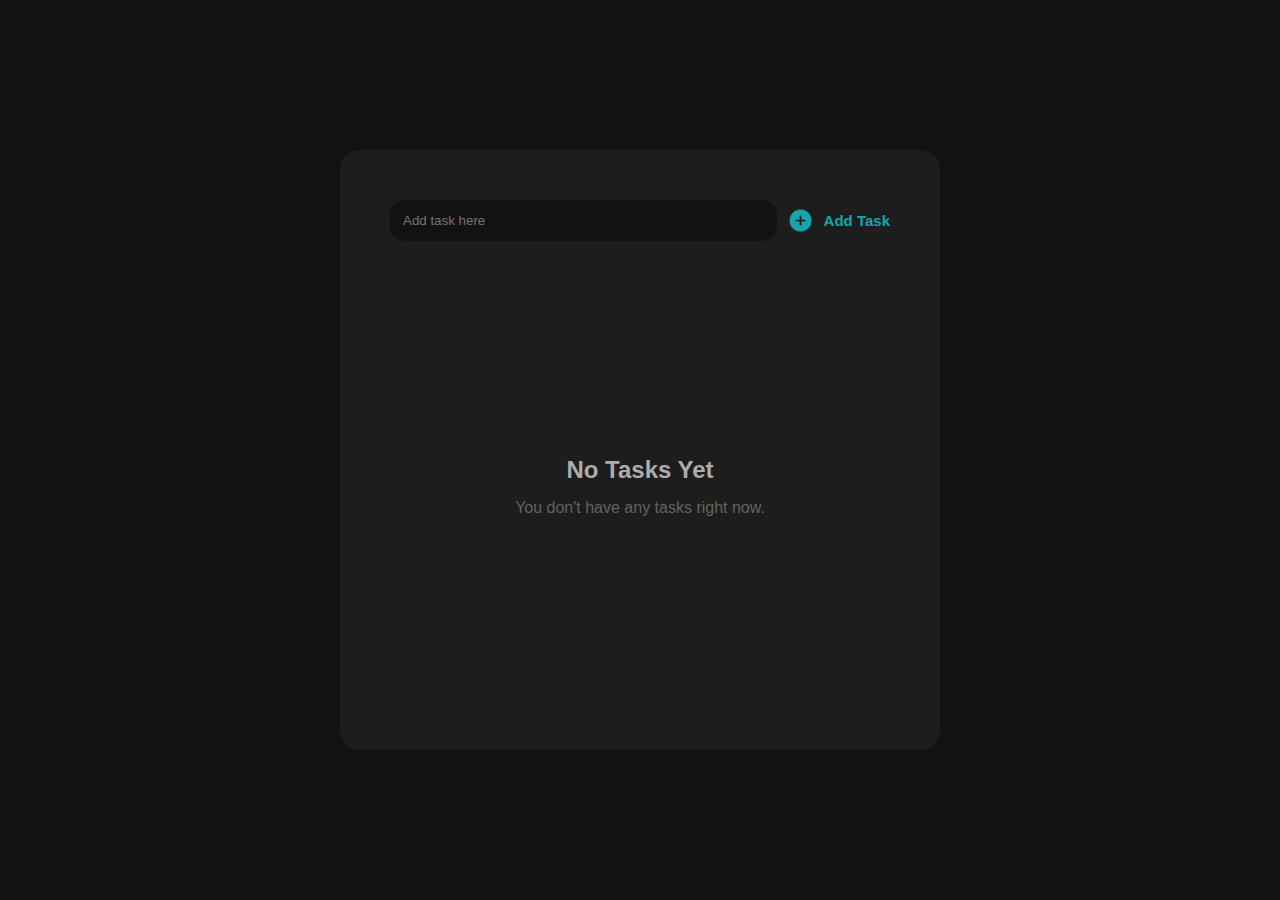
<file: Task Tracker/index.html>
<!DOCTYPE html>
<html lang="en">
  <head>
    <meta charset="UTF-8" />
    <meta name="viewport" content="width=device-width, initial-scale=1.0" />
    <title>Task Tracker</title>

    <link rel="stylesheet" href="modal.css" />
    <link rel="stylesheet" href="task.css" />
    <link rel="apple-touch-icon" sizes="180x180" href="/apple-touch-icon.png" />
    <link rel="icon" type="image/png" sizes="32x32" href="/favicon-32x32.png" />
    <link rel="icon" type="image/png" sizes="16x16" href="/favicon-16x16.png" />
    <link rel="manifest" href="/site.webmanifest" />
  </head>
  <body>
    <div class="container">
      <div class="main">
        <!-- Header of main -->
        <div class="top">
          <div class="container-add-task-inp">
            <input
              class="add-task-inp"
              type="text"
              placeholder="Add task here"
            />
          </div>
          <div class="task">
            <img
              src="img/add.png"
              alt="add task image"
              width="27px"
              height="27px"
            />
            <p>Add Task</p>
          </div>
        </div>

        <!-- This area should be the list of task -->
        <div class="bot">
          <!-- Container for output -->
          <div class="output-container">
            <!-- All Un odered list will show here -->
          </div>
        </div>
      </div>
    </div>

    <!-- Modal -->
    <div class="parent-modal">
      <div class="child-modal">
        <div style="display: flex; align-items: center">
          <div style="width: 70%">
            <h1 class="title-modal"></h1>
          </div>
          <div style="width: 30%; display: flex; justify-content: end">
            <img
              class="close-button"
              src="img/close.png"
              width="16px"
              height="16px"
            />
          </div>
        </div>
        <br />
        <p class="date-modal"></p>
        <br />
        <div class="desc-class">
          <p class="description-modal">Add description here</p>
        </div>
      </div>
    </div>
  </body>

  <script src="TaskHelper.js"></script>
  <script src="main.js"></script>
</html>
</file>
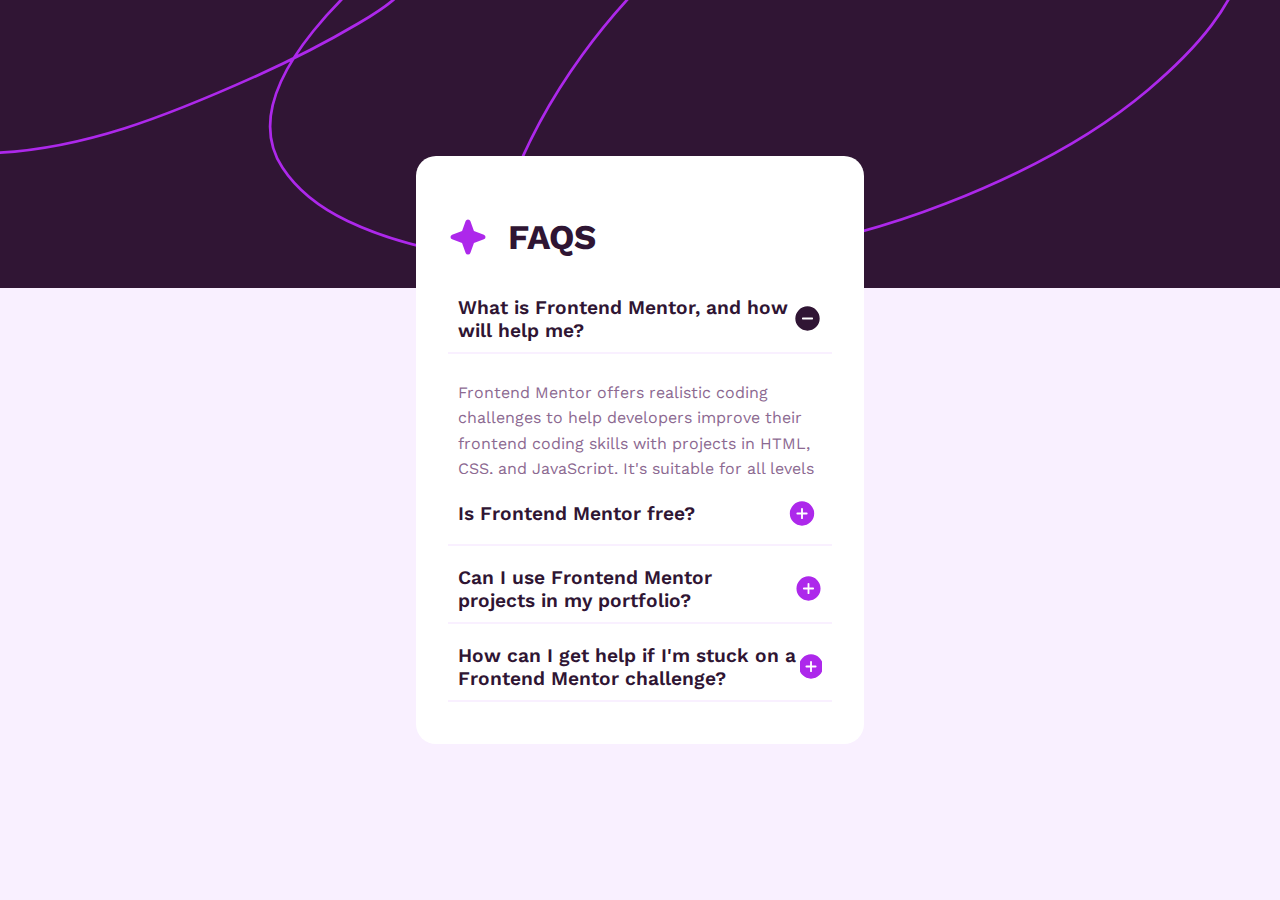
<file: Front-End-Mentor/faq-accordion-main/index.html>
<!DOCTYPE html>
<html lang="en">
  <head>
    <meta charset="UTF-8" />
    <link rel="preconnect" href="https://fonts.googleapis.com" />
    <link rel="stylesheet" href="index.css" />
    <link rel="stylesheet" href="accordion.css" />
    <link rel="preconnect" href="https://fonts.gstatic.com" crossorigin />
    <link
      href="https://fonts.googleapis.com/css2?family=Work+Sans:ital,wght@0,100..900;1,100..900&display=swap"
      rel="stylesheet"
    />

    <meta name="viewport" content="width=device-width, initial-scale=1.0" />
    <title>CSS Accordion</title>
  </head>
  <body>
    <div class="container">
      <!-- Top bg -->
      <div class="top-bg">
        <img
          class="bg-image"
          src="assets/images/background-pattern-desktop.svg"
          alt="bg-image"
        />
      </div>

      <!-- Bottom bg -->
      <div class="bot-bg"></div>

      <!-- Accordion -->
      <div class="accordion-container">
        <div class="accordion-main-content">
          <div class="accordion-title">
            <img src="assets/images/icon-star.svg" alt="" />
            <h2>FAQS</h2>
          </div>

          <div class="accordion-body">
            <div class="accordion">
              <input checked type="checkbox" id="section2" />

              <label for="section2"
                >What is Frontend Mentor, and how will help me?
                <div class="icon-active"></div>
              </label>

              <div class="content">
                <p>
                  Frontend Mentor offers realistic coding challenges to help
                  developers improve their frontend coding skills with projects
                  in HTML, CSS, and JavaScript. It's suitable for all levels and
                  ideal for portfolio building.
                </p>
              </div>
            </div>
            <div class="accordion">
              <input type="checkbox" id="section1" />

              <label for="section1">
                Is Frontend Mentor free?
                <div class="icon-active"></div
              ></label>

              <div class="content">
                <p>
                  Yes, Frontend Mentor offers both free and premium coding
                  challenges, with the free option providing access to a range
                  of projects suitable for all skill levels.
                </p>
              </div>
            </div>
            <div class="accordion">
              <input type="checkbox" id="section3" />

              <label for="section3">
                Can I use Frontend Mentor projects in my portfolio?
                <div class="icon-active"></div
              ></label>

              <div class="content">
                <p>
                  Yes, you can use projects completed on Frontend Mentor in your
                  portfolio. It's an excellent way to showcase your skills to
                  potential employers!
                </p>
              </div>
            </div>

            <div class="accordion">
              <input type="checkbox" id="section4" />

              <label for="section4">
                How can I get help if I'm stuck on a Frontend Mentor challenge?
                <div class="icon-active"></div
              ></label>

              <div class="content">
                <p>
                  The best place to get help is inside Frontend Mentor's Discord
                  community. There's a help channel where you can ask questions
                  and seek support from other community members.
                </p>
              </div>
            </div>
          </div>
        </div>
      </div>
    </div>
  </body>
</html>
</file>
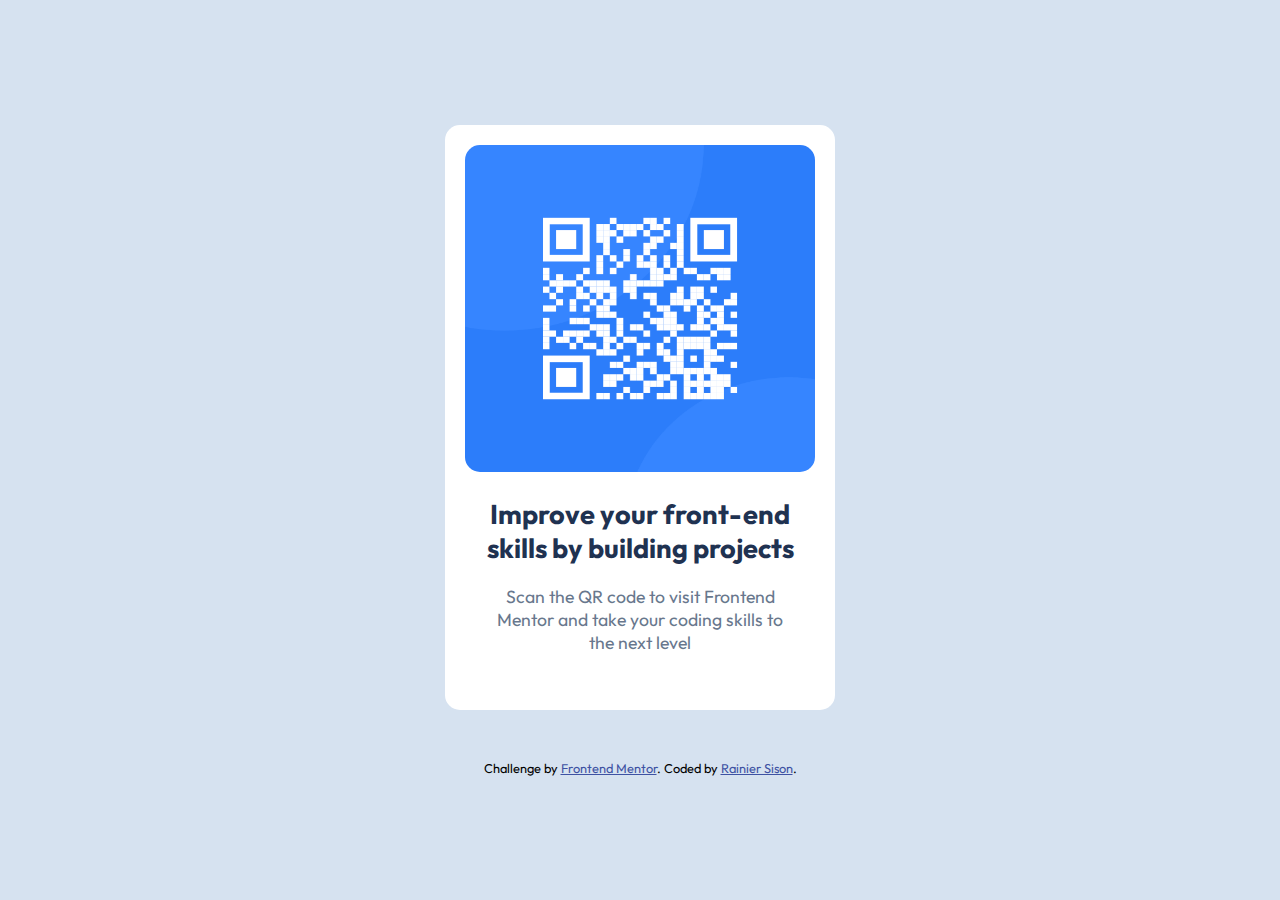
<file: Front-End-Mentor/qr-code-component/index.html>
<!DOCTYPE html>
<html lang="en">
  <head>
    <meta charset="UTF-8" />
    <meta name="viewport" content="width=device-width, initial-scale=1.0" />
    <link rel="preconnect" href="https://fonts.googleapis.com" />
    <link rel="preconnect" href="https://fonts.gstatic.com" crossorigin />
    <link
      href="https://fonts.googleapis.com/css2?family=Outfit:wght@100..900&display=swap"
      rel="stylesheet"
    />

    <link
      rel="icon"
      type="image/png"
      sizes="32x32"
      href="./images/favicon-32x32.png"
    />

    <link rel="stylesheet" href="global.css" />
    <link rel="stylesheet" href="index.css" />
    <link rel="stylesheet" href="media-queries.css" />

    <title>Frontend Mentor | QR code component</title>
  </head>
  <body>
    <div class="container">
      <div class="qr-code-container">
        <img
          class="qr-code-img"
          width="100%"
          height="100%"
          src="public/images/image-qr-code.png"
          alt="qr-code-image"
        />
      </div>
      <div class="info-container">
        <h1 class="info-name">
          Improve your front-end
          <br />
          skills by building projects
        </h1>
        <p class="info-desc">
          Scan the QR code to visit Frontend Mentor and take your coding skills
          to the next level
        </p>
      </div>
    </div>

    <div style="margin-top: 50px" class="attribution">
      Challenge by
      <a href="https://www.frontendmentor.io?ref=challenge" target="_blank"
        >Frontend Mentor</a
      >. Coded by <a href="#">Rainier Sison</a>.
    </div>
  </body>
</html>
</file>
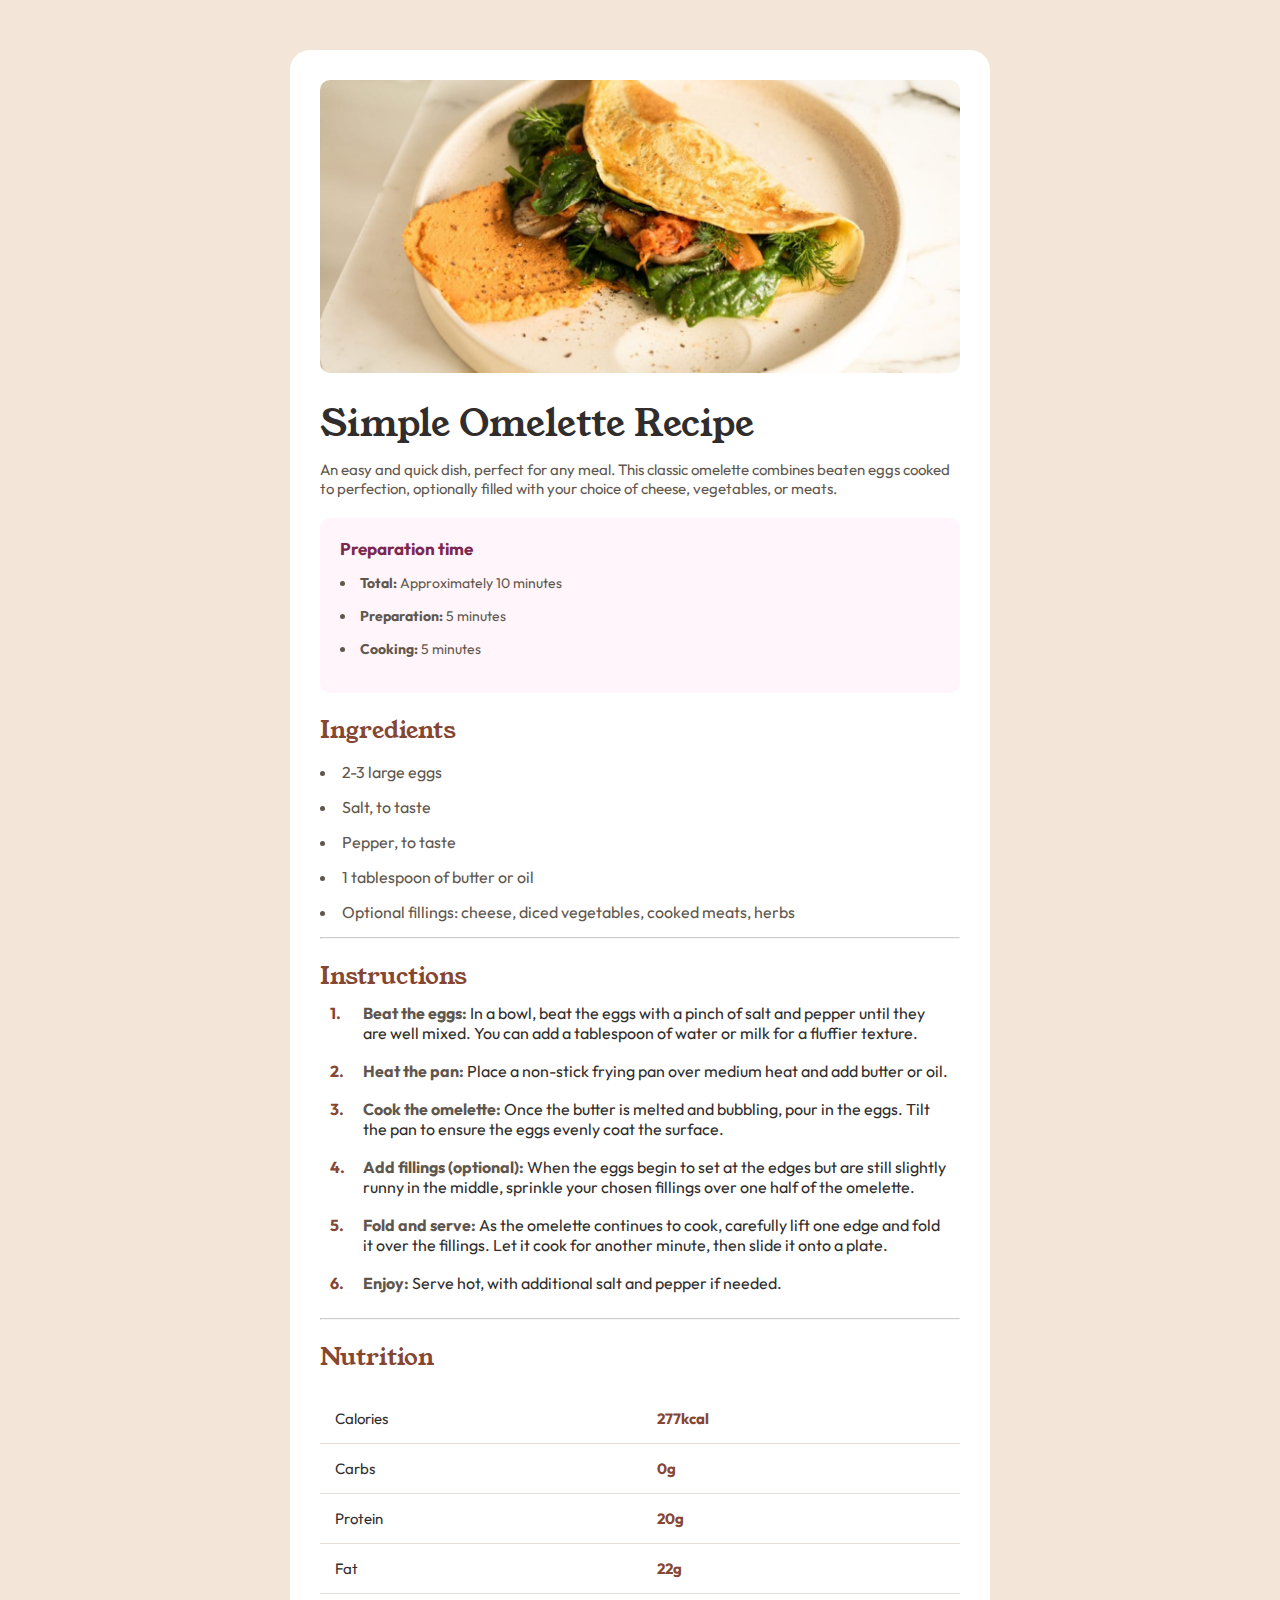
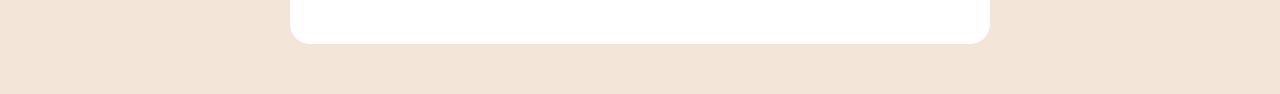
<file: Front-End-Mentor/recipe-page-main/index.html>
<!DOCTYPE html>
<html lang="en">
  <head>
    <meta charset="UTF-8" />
    <meta name="viewport" content="width=device-width, initial-scale=1.0" />
    <link rel="stylesheet" href="./index.css" />
    <link rel="preconnect" href="https://fonts.googleapis.com" />
    <link rel="preconnect" href="https://fonts.gstatic.com" crossorigin />
    <link
      href="https://fonts.googleapis.com/css2?family=Young+Serif&display=swap"
      rel="stylesheet"
    />

    <link
      href="https://fonts.googleapis.com/css2?family=Outfit:wght@100..900&family=Young+Serif&display=swap"
      rel="stylesheet"
    />
    <!-- Displays site properly based on user's device -->

    <link
      rel="icon"
      type="image/png"
      sizes="32x32"
      href="./assets/images/favicon-32x32.png"
    />

    <title>Frontend Mentor | Recipe page</title>

    <style>
      .attribution {
        font-size: 11px;
        text-align: center;
      }
      .attribution a {
        color: hsl(228, 45%, 44%);
      }
    </style>
  </head>
  <body>
    <div style="display: flex; flex-direction: column" class="container">
      <!-- Image Section -->
      <div class="image-container">
        <img
          class="image-el"
          src="public/images/image-omelette.jpeg"
          alt="logo"
        />
      </div>

      <div class="information-container">
        <!-- Title and Description -->
        <h1 class="title-recipe">Simple Omelette Recipe</h1>
        <p class="description">
          An easy and quick dish, perfect for any meal. This classic omelette
          combines beaten eggs cooked to perfection, optionally filled with your
          choice of cheese, vegetables, or meats.
        </p>
        <!-- Preparation Time -->
        <div class="preparation-info">
          <h2>Preparation time</h2>
          <ul>
            <li><b>Total:</b> Approximately 10 minutes</li>
            <li><b>Preparation:</b> 5 minutes</li>
            <li><b>Cooking:</b> 5 minutes</li>
          </ul>
        </div>

        <!-- Ingredients -->
        <div class="ingredients-info">
          <h2>Ingredients</h2>
          <ul>
            <li>2-3 large eggs</li>
            <li>Salt, to taste</li>
            <li>Pepper, to taste</li>
            <li>1 tablespoon of butter or oil</li>
            <li>
              Optional fillings: cheese, diced vegetables, cooked meats, herbs
            </li>
          </ul>
        </div>
        <hr />
        <!-- Instructions -->
        <div class="instruction-info">
          <h2>Instructions</h2>

          <table class="table-el-instructions">
            <tbody>
              <tr>
                <td class="num-li">1.</td>
                <td>
                  <b> Beat the eggs:</b> In a bowl, beat the eggs with a pinch
                  of salt and pepper until they are well mixed. You can add a
                  tablespoon of water or milk for a fluffier texture.
                </td>
              </tr>

              <tr>
                <td class="num-li">2.</td>
                <td>
                  <b>Heat the pan:</b>
                  Place a non-stick frying pan over medium heat and add butter
                  or oil.
                </td>
              </tr>

              <tr>
                <td class="num-li">3.</td>
                <td>
                  <b>Cook the omelette:</b>
                  Once the butter is melted and bubbling, pour in the eggs. Tilt
                  the pan to ensure the eggs evenly coat the surface.
                </td>
              </tr>

              <tr>
                <td class="num-li">4.</td>
                <td>
                  <b>Add fillings (optional):</b>
                  When the eggs begin to set at the edges but are still slightly
                  runny in the middle, sprinkle your chosen fillings over one
                  half of the omelette.
                </td>
              </tr>

              <tr>
                <td class="num-li">5.</td>
                <td>
                  <b>Fold and serve:</b>
                  As the omelette continues to cook, carefully lift one edge and
                  fold it over the fillings. Let it cook for another minute,
                  then slide it onto a plate.
                </td>
              </tr>

              <tr>
                <td class="num-li">6.</td>
                <td>
                  <b>Enjoy:</b>
                  Serve hot, with additional salt and pepper if needed.
                </td>
              </tr>
            </tbody>
          </table>
        </div>

        <hr />
        <div class="nutrition-info">
          <h2>Nutrition</h2>
          <table class="table-el-nutrition">
            <tr>
              <td>Calories</td>
              <td class="nutrion-value">277kcal</td>
            </tr>

            <tr>
              <td>Carbs</td>
              <td class="nutrion-value">0g</td>
            </tr>

            <tr>
              <td>Protein</td>
              <td class="nutrion-value">20g</td>
            </tr>

            <tr>
              <td>Fat</td>
              <td class="nutrion-value">22g</td>
            </tr>
          </table>
        </div>
      </div>
    </div>
  </body>
</html>
</file>
<file: Task Tracker/modal.css>
* {
  box-sizing: border-box;
  padding: 0px;
  margin: 0px;
  font-family: Arial, Helvetica, sans-serif;
}

body {
  height: 100vh;
  background-color: #131213;
}

.container {
  display: flex;
  align-items: center;
  justify-content: center;
  height: 100%;
}

.main {
  border-radius: 20px;
  padding: 50px;
  background-color: #1d1d1d;
  width: 600px;
  height: 600px;
}

.bot::-webkit-scrollbar {
  display: none;
}

.bot {
  -ms-overflow-style: none;
  scrollbar-width: none;
}

.bot {
  margin-top: 20px;
  margin-bottom: 20px;
  overflow-x: auto;
  height: 450px;
}

.top {
  display: flex;
  align-items: center;
  width: 100%;
}

.task {
  margin-left: 10px;
  display: flex;
  flex-direction: row;
  white-space: nowrap;
  gap: 10px;
  justify-content: end;
  align-items: center;
  color: #15a5ae;
  font-size: 15px;
  font-weight: 600;
}

.container-add-task-inp {
  width: 100%;
}

.add-task-inp {
  width: 100%;
  color: #acacac;
  background-color: #131213;
  padding: 13px;
  border: none;
  border-radius: 15px;
  border-width: 2px;
  transition: outline 0.3s ease-in-out;
}

.add-task-inp:focus {
  outline: #15a5ae solid 1px;
}

li {
  width: 100%;
  padding: 10px;
  color: #ffffff;
  list-style-type: none;
}

.output-list {
  display: flex;
  flex-direction: column;
  margin-top: 20px;
}
.output-list div {
  display: flex;
  white-space: nowrap;
}

.mark-completed {
  display: flex;
  align-items: center;
  font-size: 13px;
  border: none;
}

.date-txt {
  margin-top: 5px;
  color: #636363;
  font-size: 12px;
}

.delete-img {
  margin-left: 10px;
  display: flex;
  justify-content: center;
  align-items: center;
}

.task-output-container {
  border-bottom-color: #212121;
  border-bottom-width: 1px;
  border-bottom-style: solid;
  transition: padding, background-color, margin-top,
    margin-bottom 0.2s ease-in-out;
}

.task-output-container:hover {
  margin-top: 5px;
  margin-bottom: 5px;
  border-radius: 10px;
  padding: 5px;
  background-color: #63636310;
}

.isDoneClass {
  opacity: 0.3;
}

.no-data {
  color: #636363;
  display: flex;
  flex-direction: column;
  justify-content: center;
  align-items: center;
  height: 100%;
}
.no-data h1 {
  font-size: 1.5rem;
  color: #acacac;
  margin-bottom: 15px;
}

.output-container {
  height: 100%;
}
</file>
<file: Task Tracker/task.css>
.parent-modal {
  display: none; /* Hidden by default */
  position: fixed; /* Stay in place */
  z-index: 1; /* Sit on top */
  left: 0;
  top: 0;
  width: 100%; /* Full width */
  height: 100%;
  overflow: auto; /* Enable scroll if needed */
  background-color: rgb(0, 0, 0); /* Fallback color */
  background-color: rgba(0, 0, 0, 0.4); /* Black w/ opacity */
  opacity: 0; /* Start hidden */
  transition: opacity 0.3s ease; /* Smooth fade-in */
}

.child-modal {
  border-radius: 20px;
  color: #f2f2f2;
  background-color: #212121;
  margin: 15% auto; /* 15% from the top and centered */
  padding: 40px;
  height: fit-content;
  width: 500px;
  animation: bounceIn 0.6s ease; /* Apply the bounce animation */
}

/* Keyframes for bounce effect */
@keyframes bounceIn {
  0% {
    transform: scale(0.5);
    opacity: 0;
  }
  60% {
    transform: scale(1.1);
    opacity: 1;
  }
  80% {
    transform: scale(0.9);
  }
  100% {
    transform: scale(1);
  }
}

.title-modal {
  word-break: break-word;
  overflow-wrap: break-word;
  color: #15a5ae;
}

.date-modal {
  font-size: 13px;
  color: #636363;
}

/* Show modal with fade-in effect */
.parent-modal.show {
  display: flex; /* Flexbox to center the modal */
  justify-content: center;
  align-items: center;
  opacity: 1; /* Fade in */
}

.description-modal {
  color: #acacac;
}
</file>
<file: Front-End-Mentor/faq-accordion-main/index.css>
body {
  height: 100%;
  overflow-y: auto;
  font-family: "Work Sans", serif;
  font-optical-sizing: auto;
  font-weight: bold;
  font-style: normal;
  margin: 0;
  padding: 0;
  background-color: hsl(275, 100%, 97%);
}

.container {
  display: flex;
  flex-direction: column;
  position: relative;
  height: 100vh;
}

.top-bg {
  width: 100%;
  height: 35%;
  background-color: slateblue;
}

.bg-image {
  object-fit: cover;
  width: 100%;
  height: 100%;
}

.bot-bg {
  width: 100%;
  height: 75%;
  background-color: hsl(275, 100%, 97%);
}
</file>
<file: Front-End-Mentor/faq-accordion-main/accordion.css>
/* General styles for the accordion */

.accordion-container {
  color: hsl(292, 42%, 14%);
  position: absolute;
  display: flex;
  flex-direction: column;
  align-items: center;
  justify-content: center;
  height: 100%;
  width: 100%;
}

.accordion {
  font-family: "Work Sans", sans-serif;
  overflow: hidden;
  margin-bottom: 10px;
}

.accordion-main-content {
  border-radius: 20px;
  padding: 2rem;
  width: 30%;
  height: fit-content;
  background-color: white;
}

.accordion-title {
  font-size: clamp(1.2rem, 1.8vw, 2rem);
  display: flex;
}

.accordion-title h2 {
  margin-left: 20px;
  font-weight: 700;
}

.accordion input {
  display: none; /* Hide the checkbox */
}

.accordion label {
  display: flex;
  justify-content: space-between;
  align-items: center;
  padding: 10px;
  cursor: pointer;
  font-weight: 600;
  font-size: clamp(1rem, 1.5vw, 1.2rem);
  border-bottom: 2px solid hsl(275, 100%, 97%);
}

.accordion label:hover {
  color: #a246ce;
}

.accordion .content {
  max-height: 0;
  overflow: hidden;
  transition: max-height 0.3s ease;
  padding: 0 10px;
}

.content p {
  font-size: clamp(0.8rem, 2vw, 1rem);
  line-height: clamp(1.2rem, 2.5vw, 1.6rem);
  font-weight: 400;
  color: hsl(292, 16%, 49%);
}

/* When the checkbox is checked, show the content */
.accordion input:checked ~ .content {
  max-height: 100px; /* Adjust to fit your content */
  padding: 10px;
}

/* When the checkbox is checked, changed the icon*/
.accordion input:checked + label .icon-active {
  background-image: url("assets/images/icon-minus.svg");
}

.icon-active {
  width: 40px;
  height: 40px;
  background-image: url("assets/images/icon-plus.svg");
  background-size: auto;
  background-repeat: no-repeat;
  background-position: center;
}

@media (max-width: 575px) {
  /* Styles for small phones */
  .accordion-main-content {
    width: 80%;
    padding: 20px;
  }

  .accordion-title img {
    width: 30px;
    height: 30px;
  }
}
</file>
<file: Front-End-Mentor/qr-code-component/global.css>
* {
  padding: 0;
  margin: 0;
  box-sizing: border-box;
  font-family: "Outfit", Arial, Helvetica, sans-serif;
}

body {
  height: 100vh;
  display: flex;
  justify-content: center;
  align-items: center;
  margin-left: 20px;
  margin-right: 20px;
  flex-direction: column;
  background-color: hsl(212, 45%, 89%);
}
</file>
<file: Front-End-Mentor/qr-code-component/index.css>
.container {
  margin-left: 20px;
  margin-right: 20px;
  border-radius: 15px;
  padding: 20px;
  width: 100%;
  height: 70%;
  background-color: white;
}
.attribution {
  font-size: 0.7rem;
  text-align: center;
}
.attribution a {
  color: hsl(228, 45%, 44%);
}

.qr-code-container {
  height: 60%;
}

.info-container {
  display: flex;
  justify-content: center;
  padding: 0px 20px 40px 20px;
  flex-direction: column;
  align-items: center;
  text-align: center;
  height: 40%;
}

.qr-code-img {
  border-radius: 15px;
}

.info-name {
  color: hsl(218, 44%, 22%);
  white-space: nowrap;
  margin-bottom: 20px;
  margin-top: 30px;
  font-size: 1.4rem;
}

.info-desc {
  color: hsl(216, 15%, 48%);
  font-size: 0.9rem;
}
</file>
<file: Front-End-Mentor/qr-code-component/media-queries.css>
/* For tablets (600px and larger) */
@media (min-width: 600px) {
  body {
    margin-left: 10%;
    margin-right: 10%;
  }

  .container {
    margin-left: 0px;
    margin-right: 0px;
    border-radius: 30px;
    padding: 30px;
    width: 85%;
    height: 70%;
  }

  .info-name {
    margin-bottom: 20px;
    margin-top: 20px;
    font-size: 2.1rem;
  }

  .info-desc {
    font-size: 1.4rem;
  }

  .attribution {
    font-size: 1rem;
  }
}

/* For desktops (1024px and larger) */
@media (min-width: 1024px) {
  body {
    margin-left: 0px;
    margin-right: 0px;
  }
  .container {
    border-radius: 15px;
    padding: 20px;
    width: 390px;
    height: 65%;
  }

  .info-container {
    display: flex;
    justify-content: center;
    padding: 30px 20px 40px 20px;
    flex-direction: column;
    height: 40%;
  }

  .info-name {
    margin-top: 0px;
    margin-bottom: 20px;
    font-size: 1.7rem;
  }

  .info-desc {
    font-size: 1.1rem;
  }

  .attribution {
    font-size: 0.8rem;
  }
}
</file>
<file: Front-End-Mentor/recipe-page-main/index.css>
* {
  box-sizing: border-box;
  margin: 0px;
  padding: 0px;
  font-family: "Outfit", serif;
}

b {
  color: hsl(30, 10%, 34%);
}

ul,
ol {
  list-style-position: inside;
}

li {
  margin-top: 15px;
  margin-bottom: 15px;
}

p,
li {
  color: hsl(30, 10%, 34%);
}

hr {
  margin-top: 15px;
  margin-bottom: 15px;
  background: hsl(30, 54%, 90%);
  opacity: 0.5;
}
body {
  background-color: hsl(30, 54%, 90%);
  color: hsl(24, 5%, 18%);
  margin: 0;
  padding: 0;
  display: flex;
  overflow-y: auto;
  justify-content: center;
}

.container {
  border-radius: 20px;
  margin-top: 50px;
  margin-bottom: 50px;
  display: flex;
  text-align: start;
  flex-direction: column;
  max-width: 700px;
  height: fit-content;
  background-color: hsl(0, 0%, 100%);
}

.information-container {
  padding: 0px 30px 30px 30px;
}

.image-container {
  padding: 30px 30px 0px 30px;
}

.image-el {
  width: 100%;
  object-fit: cover;
  border-radius: 10px;
}

.title-recipe {
  font-family: "Young Serif", serif;
  font-weight: 200;
  font-style: normal;
  margin-top: 20px;
  font-size: 37px;
}

.ingredients-info h2,
.instruction-info h2,
.nutrition-info h2 {
  color: hsl(14, 45%, 36%);
  font-family: "Young Serif", serif;
  font-weight: 200;
  font-style: normal;
  margin-top: 20px;
  font-size: 24px;
}
.description {
  margin-top: 10px;
  text-align: start;
  font-size: 15px;
}

.preparation-info {
  font-family: "Young Serif", serif;
  margin-top: 20px;
  margin-bottom: 20px;
  border-radius: 10px;
  font: 13px Arial, sans-serif;
  padding: 20px;
  width: 100%;
  background-color: hsl(330, 100%, 98%);
}

.num-li {
  vertical-align: top;
  font-weight: bold;
  margin-right: 0px;
  color: hsl(14, 45%, 36%);
}
.preparation-info li {
  font-size: 14px;
}
.preparation-info h2 {
  color: hsl(332, 51%, 32%);
  font-size: 17px;
  font-weight: bold;
  margin-bottom: 15px;
}

.table-el-instructions td {
  padding: 8px;
}

.table-el-nutrition {
  width: 100%;
  border-collapse: collapse;
  margin-top: 20px;
  margin-bottom: 20px;
}

.table-el-nutrition td {
  font-size: 15px;
  padding: 15px;
}

.table-el-nutrition tr {
  border-bottom: 1px solid hsl(30, 18%, 87%);
}

.nutrion-value {
  font-weight: bold;
  color: hsl(14, 45%, 36%);
}

/* Small Devices (Phones, less than 600px) */
@media (max-width: 600px) {
  .container {
    height: fit-content;
    margin: 0px;
    border-radius: 0px;
  }

  .image-el {
    padding: 0px;
    border-radius: 0px;
    width: 100%;
  }

  .image-container {
    padding: 0px;
  }
}
</file>
